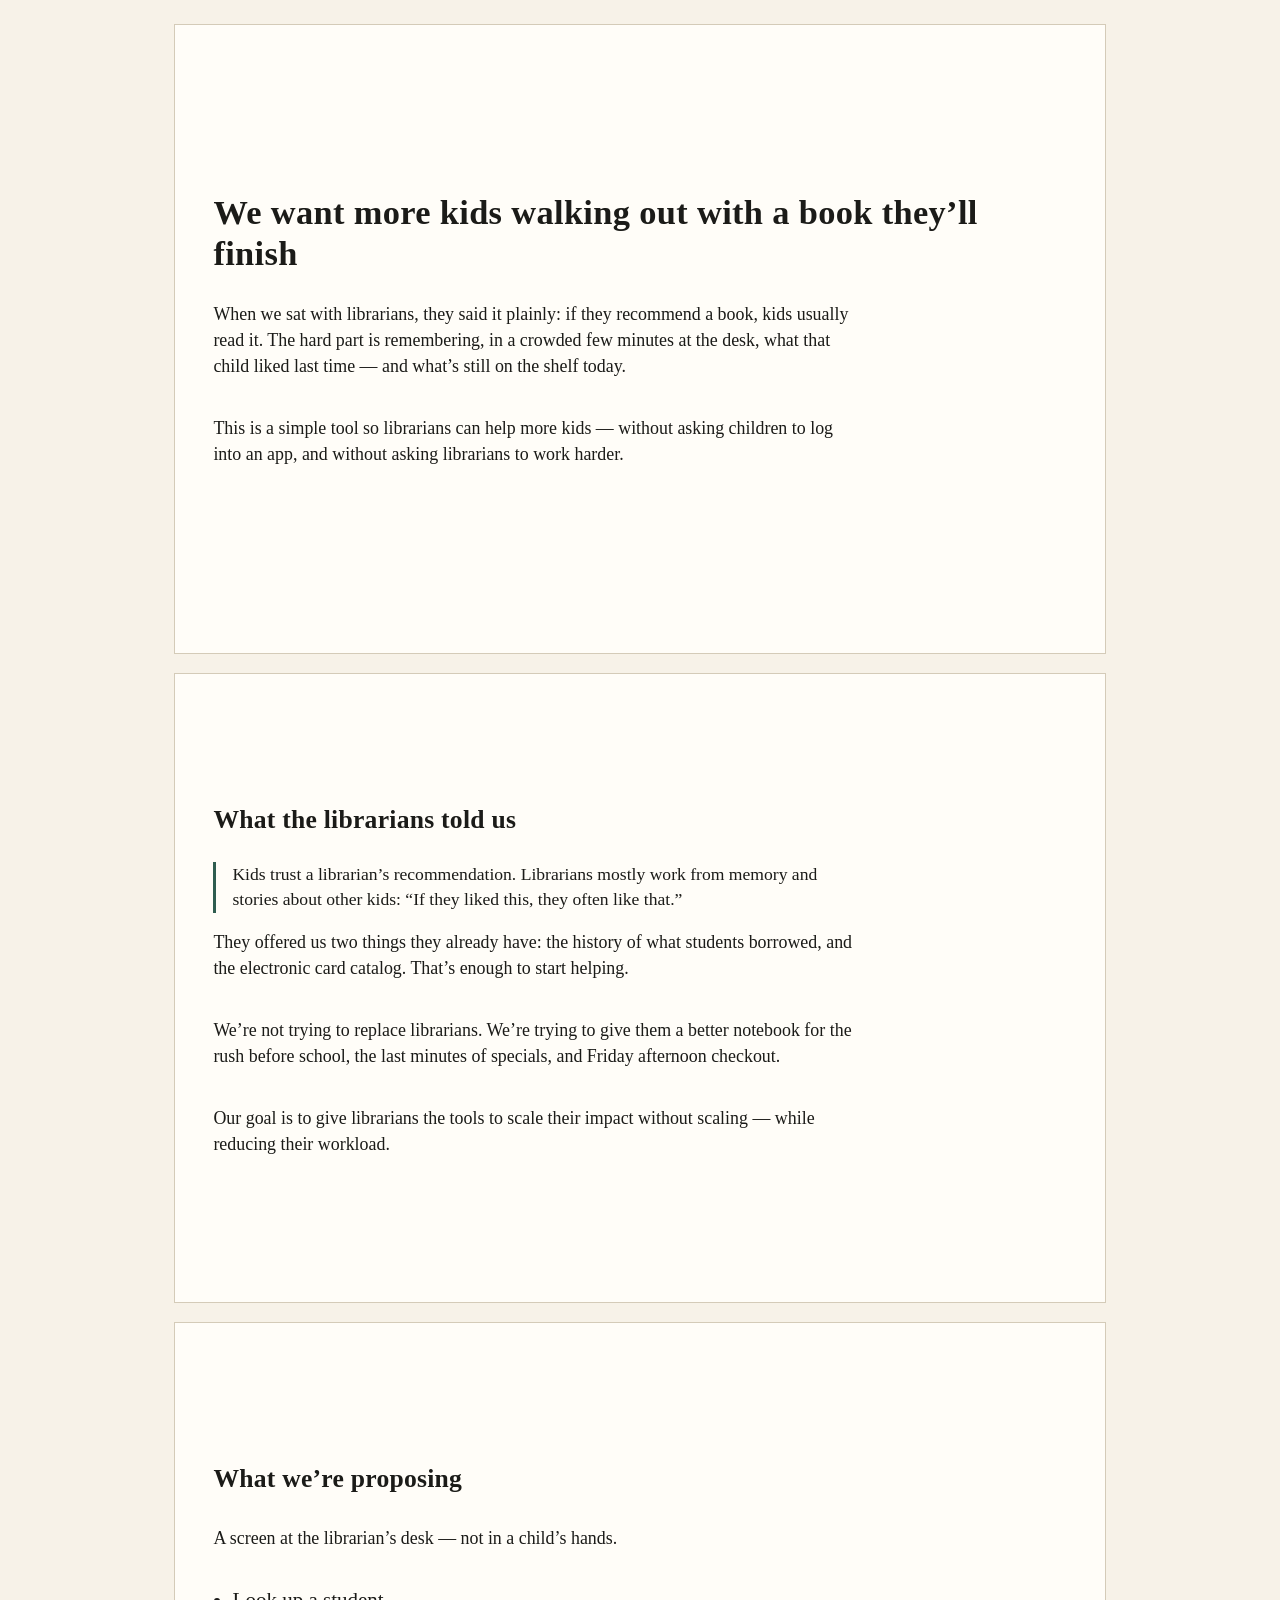
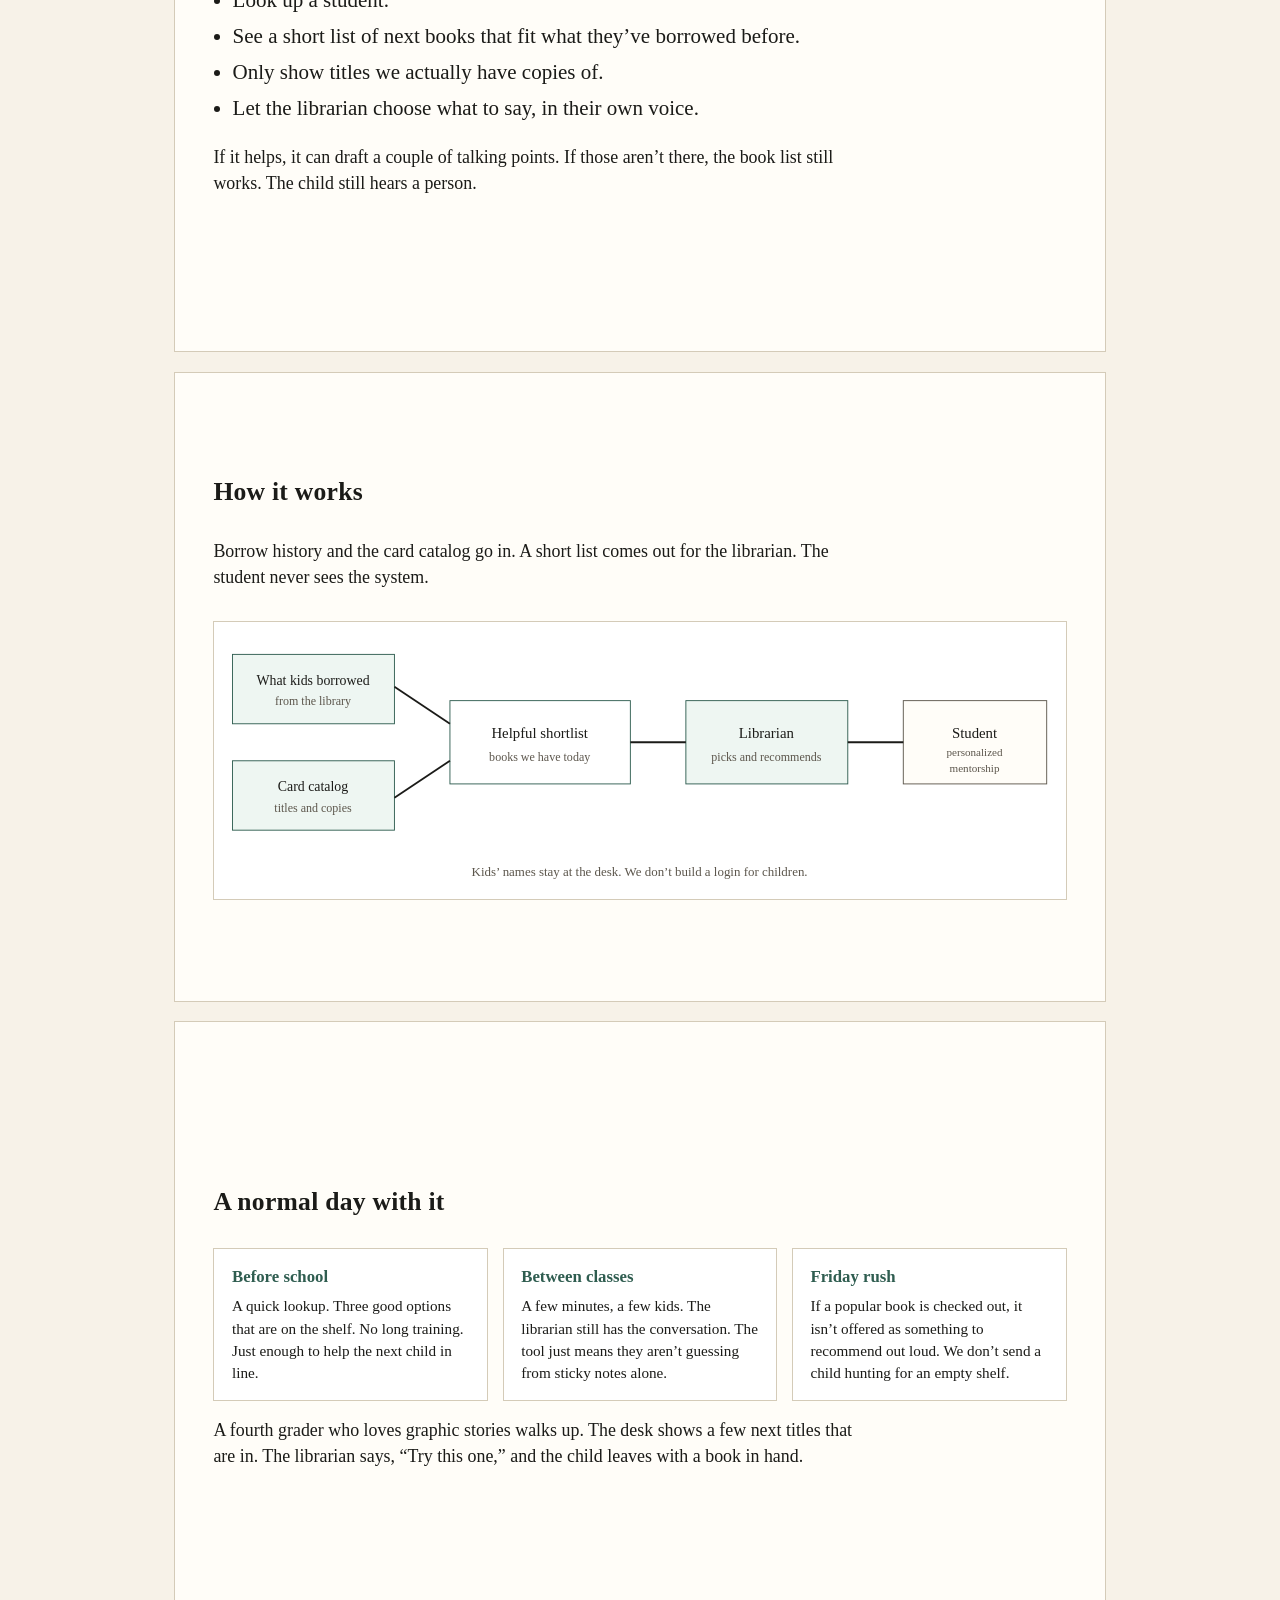
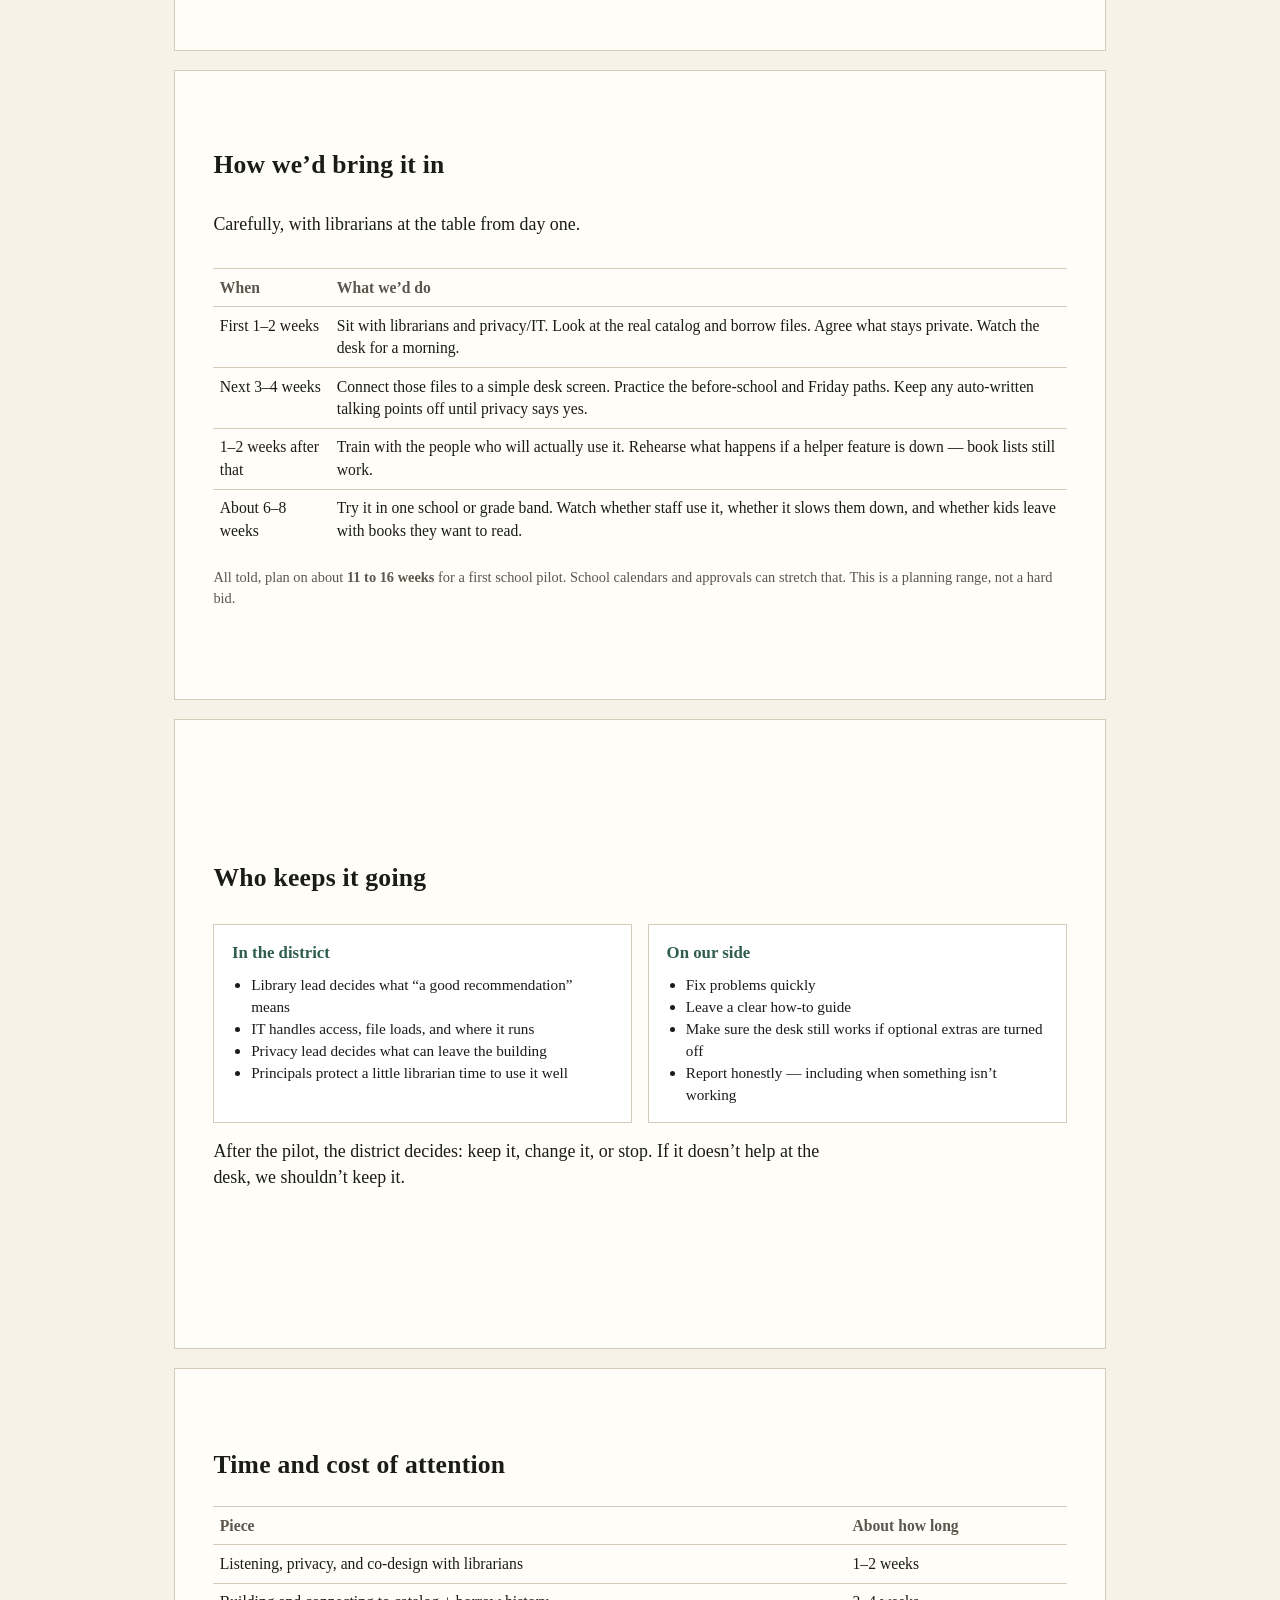
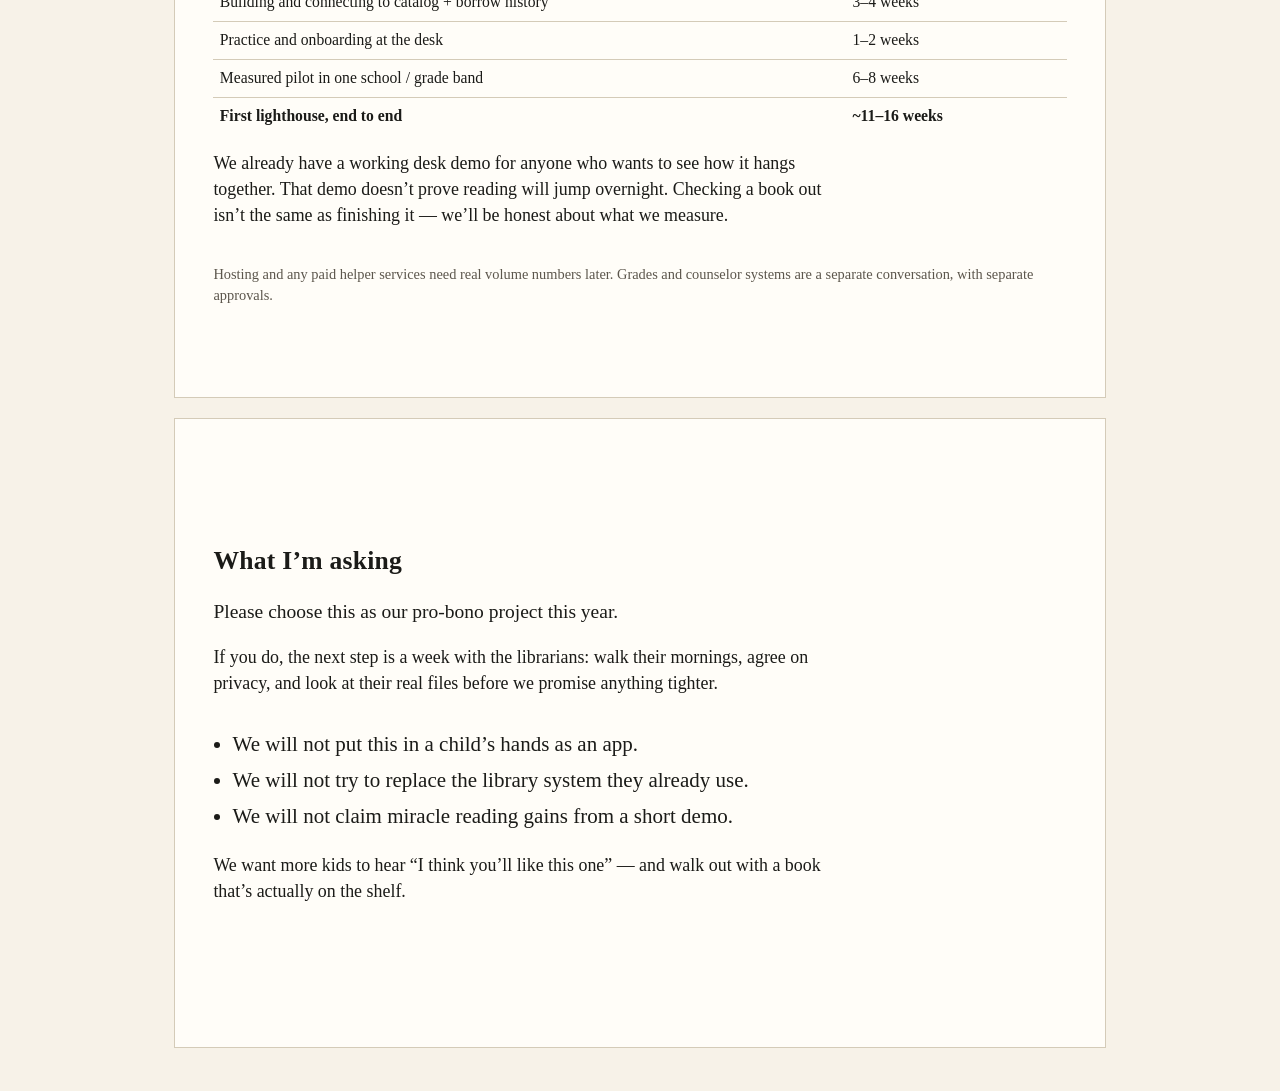
<file: docs/deck-partners.html>
<!DOCTYPE html>
<html lang="en">
<head>
  <meta charset="utf-8" />
  <meta name="viewport" content="width=device-width, initial-scale=1" />
  <title>Helping more kids find their next book</title>
  <style>
    :root { --ink:#1b1b18; --muted:#5c564c; --line:#d4cbb8; --paper:#f7f2e8; --card:#fffdf8; --accent:#2f5d50; }
    * { box-sizing: border-box; }
    body { margin: 0; font: 21px/1.45 "Iowan Old Style", Palatino, "Palatino Linotype", serif; color: var(--ink); background: var(--paper); }
    .deck { max-width: 980px; margin: 0 auto; padding: 1.5rem; }
    section { background: var(--card); border: 1px solid var(--line); padding: 2.2rem 2.4rem; margin: 0 0 1.2rem; min-height: 70vh; page-break-after: always; display: flex; flex-direction: column; justify-content: center; }
    h1, h2 { margin: 0 0 0.7rem; letter-spacing: 0.01em; }
    h1 { font-size: 2.15rem; line-height: 1.18; }
    h2 { font-size: 1.6rem; }
    p, li { color: var(--ink); }
    ul { margin: 0.55rem 0 0; padding-left: 1.2rem; }
    li { margin: 0.35rem 0; }
    .lede { font-size: 1.12rem; max-width: 40rem; }
    .grid { display: grid; grid-template-columns: 1fr 1fr; gap: 1rem; margin-top: 1rem; }
    .grid3 { display: grid; grid-template-columns: 1fr 1fr 1fr; gap: 0.9rem; margin-top: 1rem; }
    .card { border: 1px solid var(--line); background: #fff; padding: 1rem 1.1rem; }
    .card h3 { margin: 0 0 0.4rem; font-size: 1.05rem; color: var(--accent); }
    .card p, .card li { margin: 0; font-size: 0.95rem; }
    .note { color: var(--muted); font-size: 0.9rem; margin-top: 1.1rem; }
    .ask { font-size: 1.22rem; margin: 0.5rem 0 0; }
    table { width: 100%; border-collapse: collapse; font-size: 0.98rem; margin-top: 0.75rem; }
    th, td { border-top: 1px solid var(--line); text-align: left; padding: 0.45rem 0.4rem; vertical-align: top; }
    th { color: var(--muted); font-weight: 600; }
    svg { width: 100%; height: auto; background: #fff; border: 1px solid var(--line); margin-top: 0.75rem; }
    .pull { border-left: 3px solid var(--accent); padding-left: 1rem; margin: 0.8rem 0 0; max-width: 40rem; font-size: 1.1rem; }
    @media print { section { min-height: auto; border: 0; justify-content: flex-start; } body { background: #fff; } }
    @media (max-width: 720px) {
      .grid, .grid3 { grid-template-columns: 1fr; }
      .deck { padding: .75rem; }
      section { padding: 1.1rem; min-height: auto; }
    }
  </style>
</head>
<body>
  <div class="deck">

    <section>
      <h1>We want more kids walking out with a book they’ll finish</h1>
      <p class="lede">When we sat with librarians, they said it plainly: if they recommend a book, kids usually read it. The hard part is remembering, in a crowded few minutes at the desk, what that child liked last time — and what’s still on the shelf today.</p>
      <p class="lede">This is a simple tool so librarians can help more kids — without asking children to log into an app, and without asking librarians to work harder.</p>
    </section>

    <section>
      <h2>What the librarians told us</h2>
      <div class="pull">
        Kids trust a librarian’s recommendation. Librarians mostly work from memory and stories about other kids: “If they liked this, they often like that.”
      </div>
      <p class="lede" style="margin-top:1.1rem;">They offered us two things they already have: the history of what students borrowed, and the electronic card catalog. That’s enough to start helping.</p>
      <p class="lede">We’re not trying to replace librarians. We’re trying to give them a better notebook for the rush before school, the last minutes of specials, and Friday afternoon checkout.</p>
      <p class="lede">Our goal is to give librarians the tools to scale their impact without scaling — while reducing their workload.</p>
    </section>

    <section>
      <h2>What we’re proposing</h2>
      <p class="lede">A screen at the librarian’s desk — not in a child’s hands.</p>
      <ul>
        <li>Look up a student.</li>
        <li>See a short list of next books that fit what they’ve borrowed before.</li>
        <li>Only show titles we actually have copies of.</li>
        <li>Let the librarian choose what to say, in their own voice.</li>
      </ul>
      <p class="lede" style="margin-top:1rem;">If it helps, it can draft a couple of talking points. If those aren’t there, the book list still works. The child still hears a person.</p>
    </section>

    <section>
      <h2>How it works</h2>
      <p class="lede">Borrow history and the card catalog go in. A short list comes out for the librarian. The student never sees the system.</p>
      <svg viewBox="0 0 920 300" role="img" aria-label="Borrow history and card catalog help the librarian recommend a book to a student">
        <rect x="20" y="35" width="175" height="75" fill="#eef6f2" stroke="#2f5d50"/>
        <text x="107" y="68" text-anchor="middle" font-size="15" fill="#1b1b18">What kids borrowed</text>
        <text x="107" y="90" text-anchor="middle" font-size="13" fill="#5c564c">from the library</text>

        <rect x="20" y="150" width="175" height="75" fill="#eef6f2" stroke="#2f5d50"/>
        <text x="107" y="183" text-anchor="middle" font-size="15" fill="#1b1b18">Card catalog</text>
        <text x="107" y="205" text-anchor="middle" font-size="13" fill="#5c564c">titles and copies</text>

        <rect x="255" y="85" width="195" height="90" fill="#fff" stroke="#2f5d50"/>
        <text x="352" y="125" text-anchor="middle" font-size="16" fill="#1b1b18">Helpful shortlist</text>
        <text x="352" y="150" text-anchor="middle" font-size="13" fill="#5c564c">books we have today</text>

        <rect x="510" y="85" width="175" height="90" fill="#eef6f2" stroke="#2f5d50"/>
        <text x="597" y="125" text-anchor="middle" font-size="16" fill="#1b1b18">Librarian</text>
        <text x="597" y="150" text-anchor="middle" font-size="13" fill="#5c564c">picks and recommends</text>

        <rect x="745" y="85" width="155" height="90" fill="#fffdf8" stroke="#5c564c"/>
        <text x="822" y="125" text-anchor="middle" font-size="16" fill="#1b1b18">Student</text>
        <text x="822" y="145" text-anchor="middle" font-size="12" fill="#5c564c">personalized</text>
        <text x="822" y="162" text-anchor="middle" font-size="12" fill="#5c564c">mentorship</text>

        <line x1="195" y1="70" x2="255" y2="110" stroke="#1b1b18" stroke-width="2"/>
        <line x1="195" y1="190" x2="255" y2="150" stroke="#1b1b18" stroke-width="2"/>
        <line x1="450" y1="130" x2="510" y2="130" stroke="#1b1b18" stroke-width="2"/>
        <line x1="685" y1="130" x2="745" y2="130" stroke="#1b1b18" stroke-width="2"/>

        <text x="460" y="275" text-anchor="middle" font-size="14" fill="#5c564c">Kids’ names stay at the desk. We don’t build a login for children.</text>
      </svg>
    </section>

    <section>
      <h2>A normal day with it</h2>
      <div class="grid3">
        <div class="card">
          <h3>Before school</h3>
          <p>A quick lookup. Three good options that are on the shelf. No long training. Just enough to help the next child in line.</p>
        </div>
        <div class="card">
          <h3>Between classes</h3>
          <p>A few minutes, a few kids. The librarian still has the conversation. The tool just means they aren’t guessing from sticky notes alone.</p>
        </div>
        <div class="card">
          <h3>Friday rush</h3>
          <p>If a popular book is checked out, it isn’t offered as something to recommend out loud. We don’t send a child hunting for an empty shelf.</p>
        </div>
      </div>
      <p class="lede" style="margin-top:1.1rem;">A fourth grader who loves graphic stories walks up. The desk shows a few next titles that are in. The librarian says, “Try this one,” and the child leaves with a book in hand.</p>
    </section>

    <section>
      <h2>How we’d bring it in</h2>
      <p class="lede">Carefully, with librarians at the table from day one.</p>
      <table>
        <tr><th>When</th><th>What we’d do</th></tr>
        <tr><td>First 1–2 weeks</td><td>Sit with librarians and privacy/IT. Look at the real catalog and borrow files. Agree what stays private. Watch the desk for a morning.</td></tr>
        <tr><td>Next 3–4 weeks</td><td>Connect those files to a simple desk screen. Practice the before-school and Friday paths. Keep any auto-written talking points off until privacy says yes.</td></tr>
        <tr><td>1–2 weeks after that</td><td>Train with the people who will actually use it. Rehearse what happens if a helper feature is down — book lists still work.</td></tr>
        <tr><td>About 6–8 weeks</td><td>Try it in one school or grade band. Watch whether staff use it, whether it slows them down, and whether kids leave with books they want to read.</td></tr>
      </table>
      <p class="note">All told, plan on about <strong>11 to 16 weeks</strong> for a first school pilot. School calendars and approvals can stretch that. This is a planning range, not a hard bid.</p>
    </section>

    <section>
      <h2>Who keeps it going</h2>
      <div class="grid">
        <div class="card">
          <h3>In the district</h3>
          <ul>
            <li>Library lead decides what “a good recommendation” means</li>
            <li>IT handles access, file loads, and where it runs</li>
            <li>Privacy lead decides what can leave the building</li>
            <li>Principals protect a little librarian time to use it well</li>
          </ul>
        </div>
        <div class="card">
          <h3>On our side</h3>
          <ul>
            <li>Fix problems quickly</li>
            <li>Leave a clear how-to guide</li>
            <li>Make sure the desk still works if optional extras are turned off</li>
            <li>Report honestly — including when something isn’t working</li>
          </ul>
        </div>
      </div>
      <p class="lede" style="margin-top:1rem;">After the pilot, the district decides: keep it, change it, or stop. If it doesn’t help at the desk, we shouldn’t keep it.</p>
    </section>

    <section>
      <h2>Time and cost of attention</h2>
      <table>
        <tr><th>Piece</th><th>About how long</th></tr>
        <tr><td>Listening, privacy, and co-design with librarians</td><td>1–2 weeks</td></tr>
        <tr><td>Building and connecting to catalog + borrow history</td><td>3–4 weeks</td></tr>
        <tr><td>Practice and onboarding at the desk</td><td>1–2 weeks</td></tr>
        <tr><td>Measured pilot in one school / grade band</td><td>6–8 weeks</td></tr>
        <tr><td><strong>First lighthouse, end to end</strong></td><td><strong>~11–16 weeks</strong></td></tr>
      </table>
      <p class="lede" style="margin-top:1rem;">We already have a working desk demo for anyone who wants to see how it hangs together. That demo doesn’t prove reading will jump overnight. Checking a book out isn’t the same as finishing it — we’ll be honest about what we measure.</p>
      <p class="note">Hosting and any paid helper services need real volume numbers later. Grades and counselor systems are a separate conversation, with separate approvals.</p>
    </section>

    <section>
      <h2>What I’m asking</h2>
      <p class="ask">Please choose this as our pro-bono project this year.</p>
      <p class="lede">If you do, the next step is a week with the librarians: walk their mornings, agree on privacy, and look at their real files before we promise anything tighter.</p>
      <ul>
        <li>We will not put this in a child’s hands as an app.</li>
        <li>We will not try to replace the library system they already use.</li>
        <li>We will not claim miracle reading gains from a short demo.</li>
      </ul>
      <p class="lede" style="margin-top:1rem;">We want more kids to hear “I think you’ll like this one” — and walk out with a book that’s actually on the shelf.</p>
    </section>

  </div>
</body>
</html>
</file>
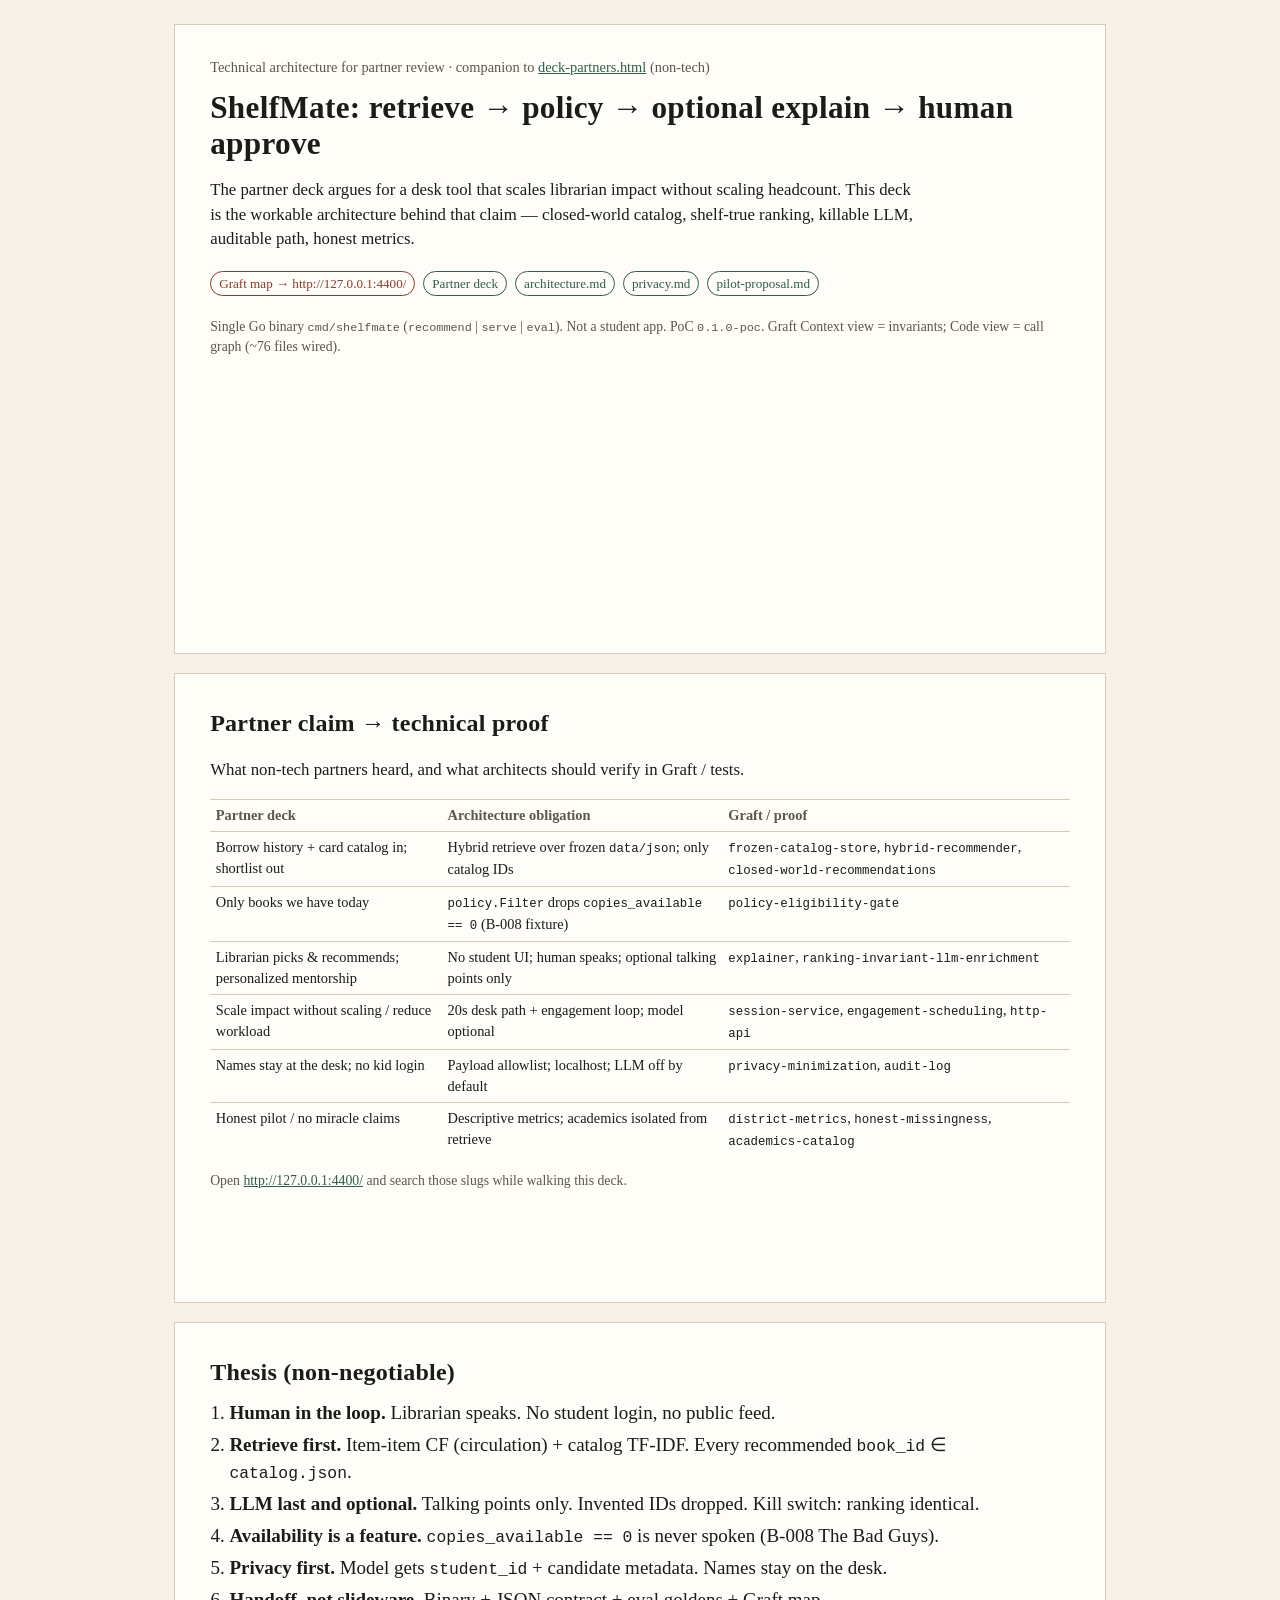
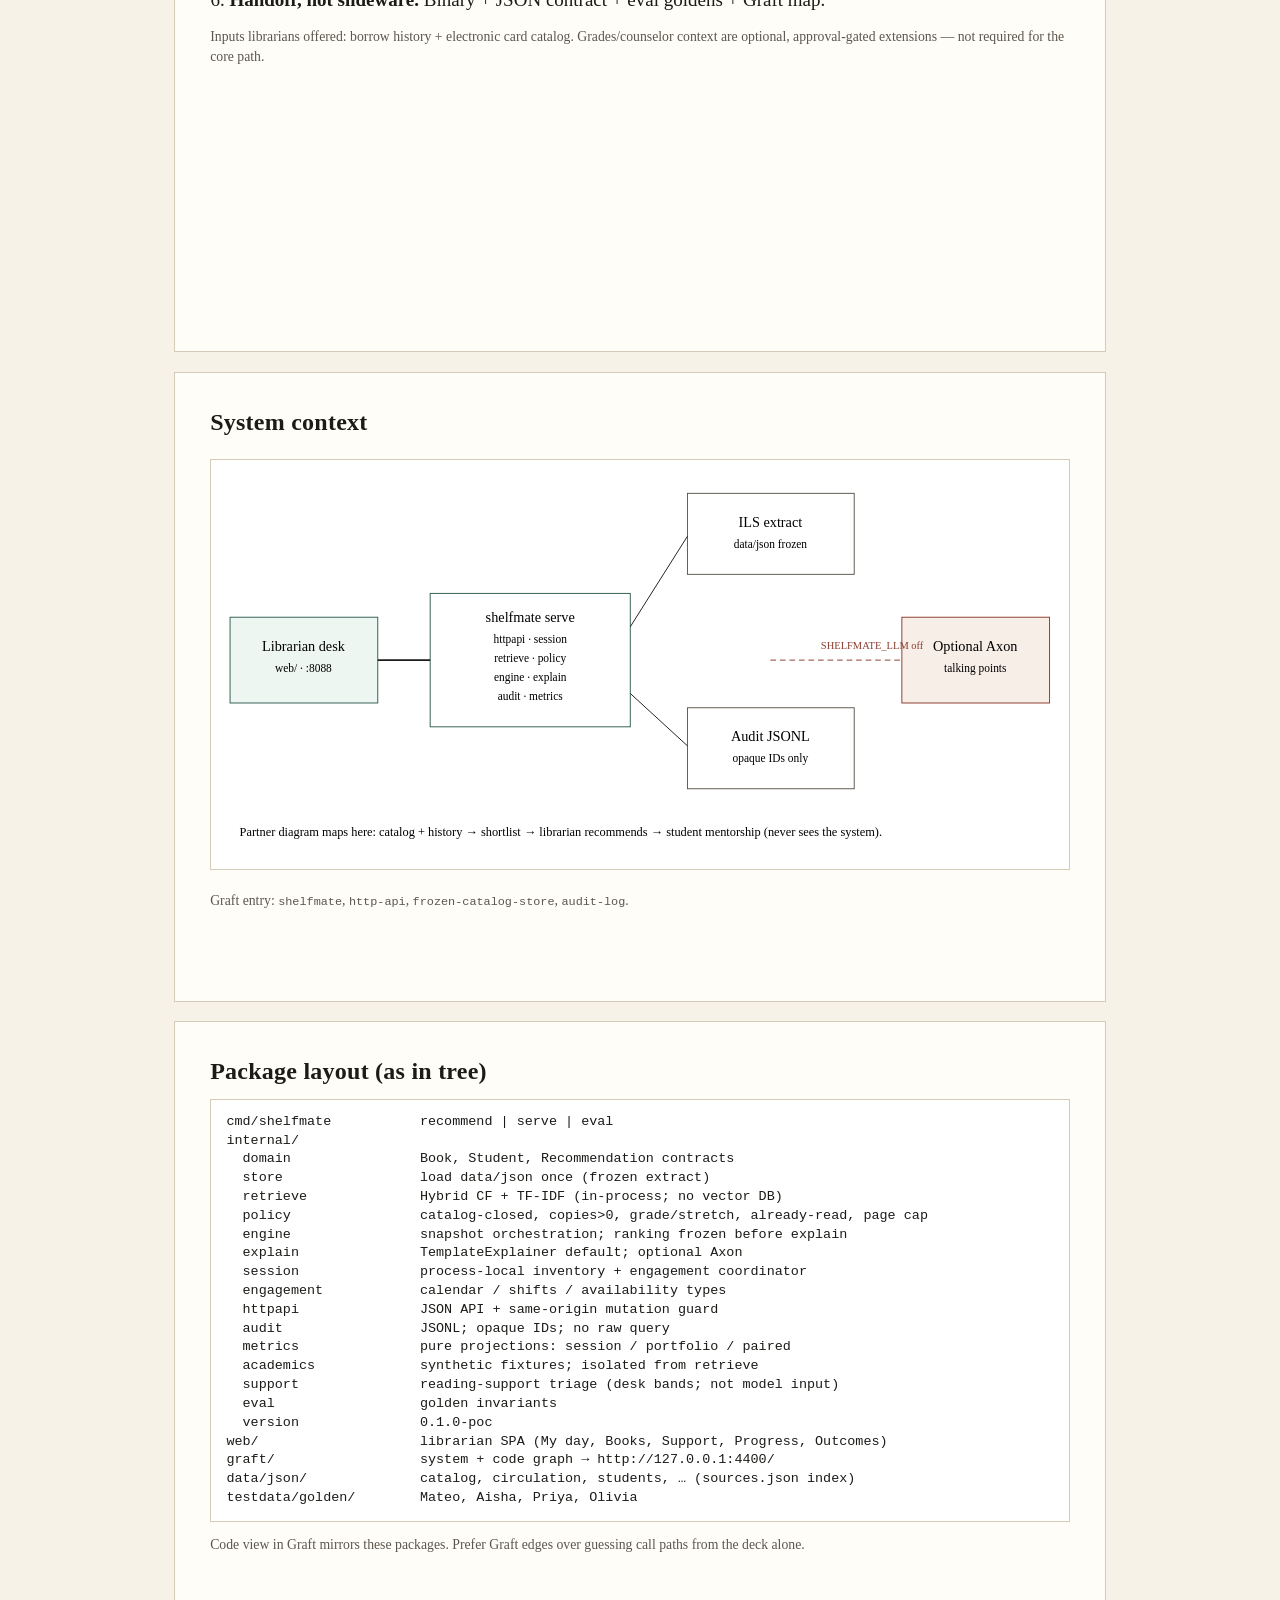
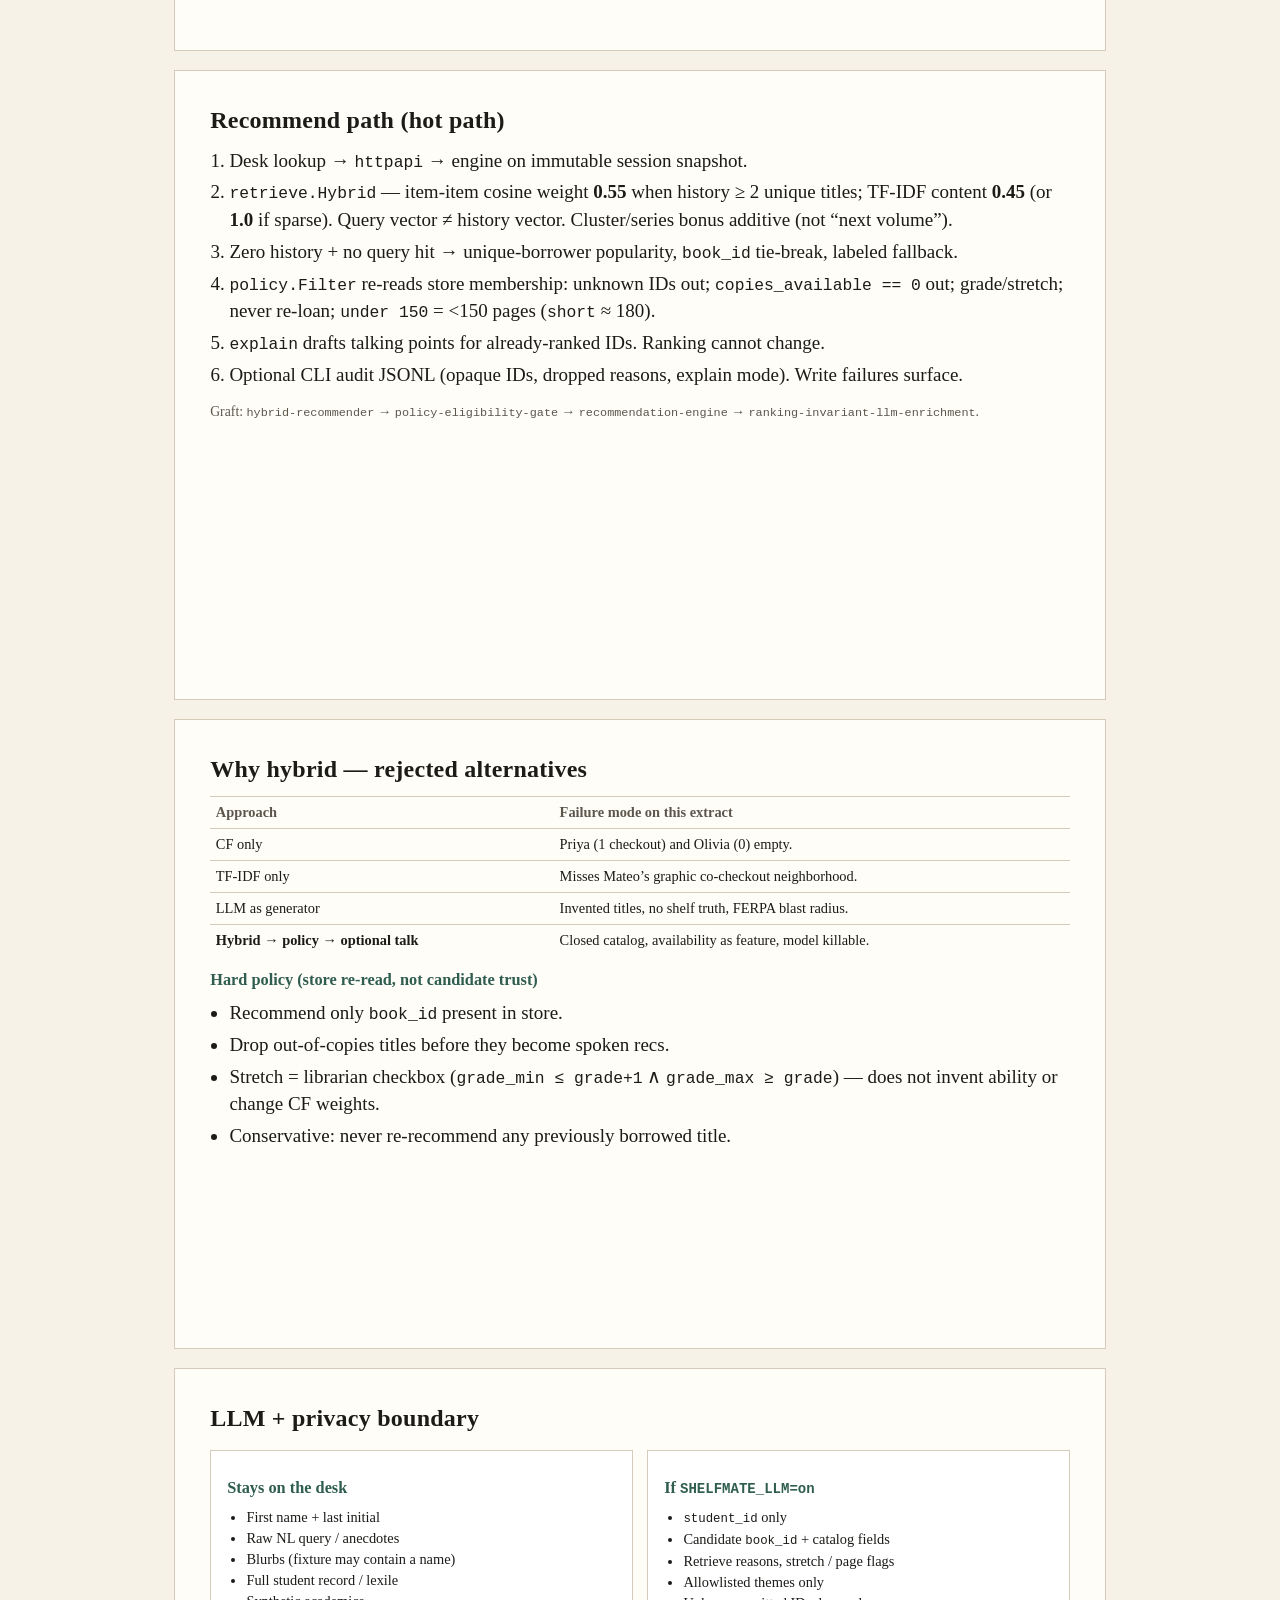
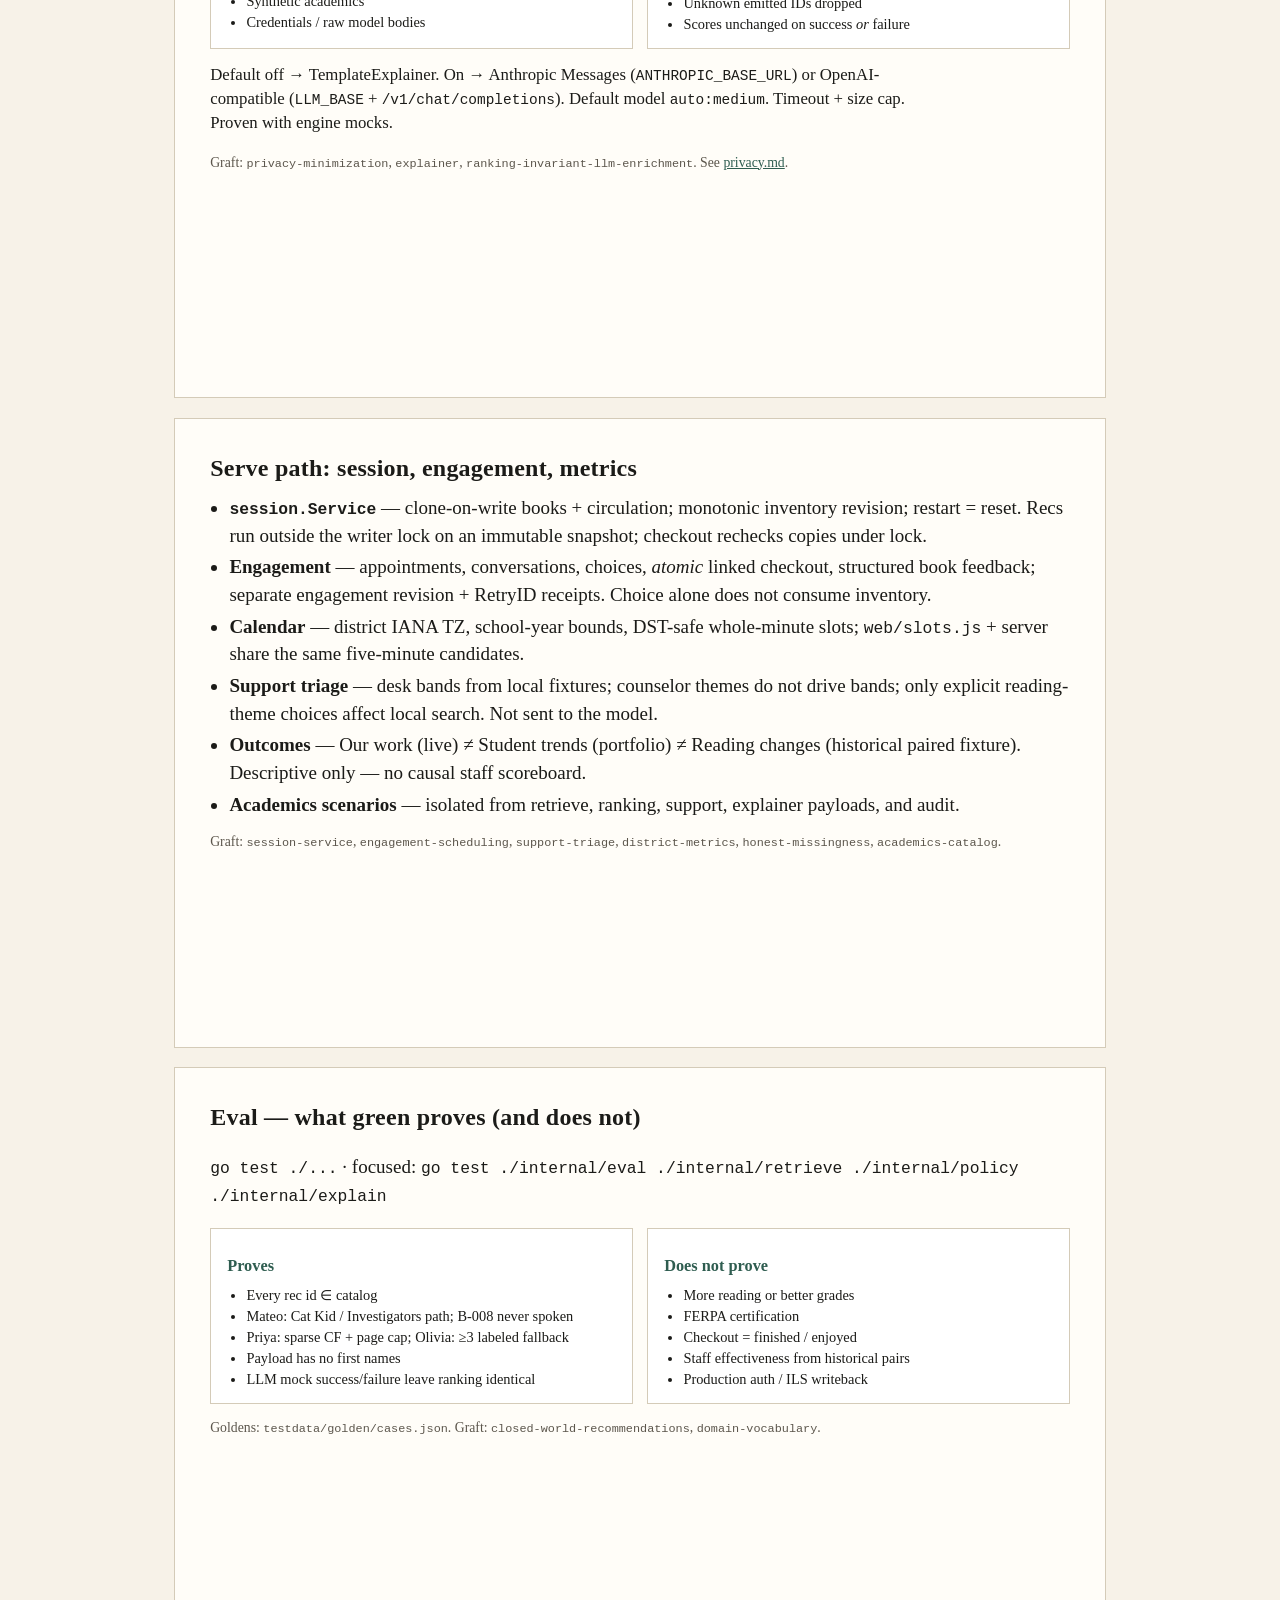
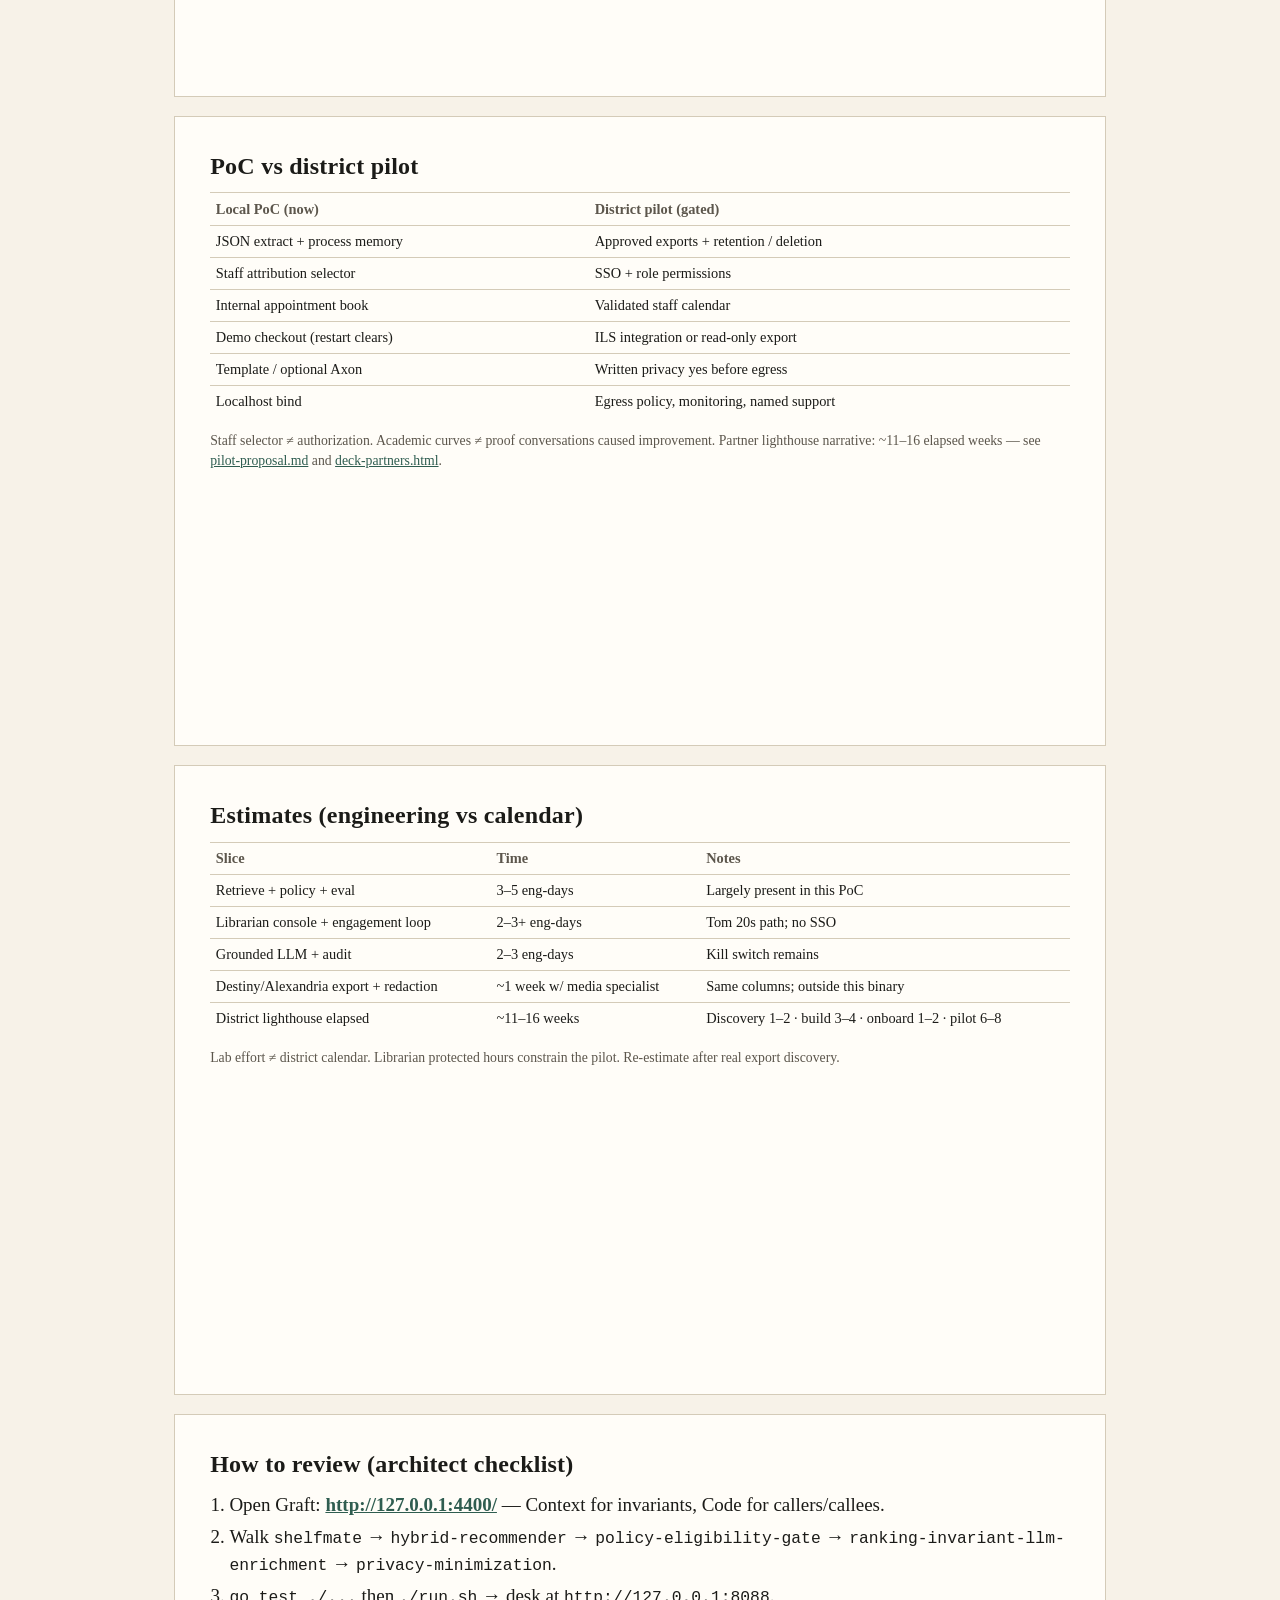
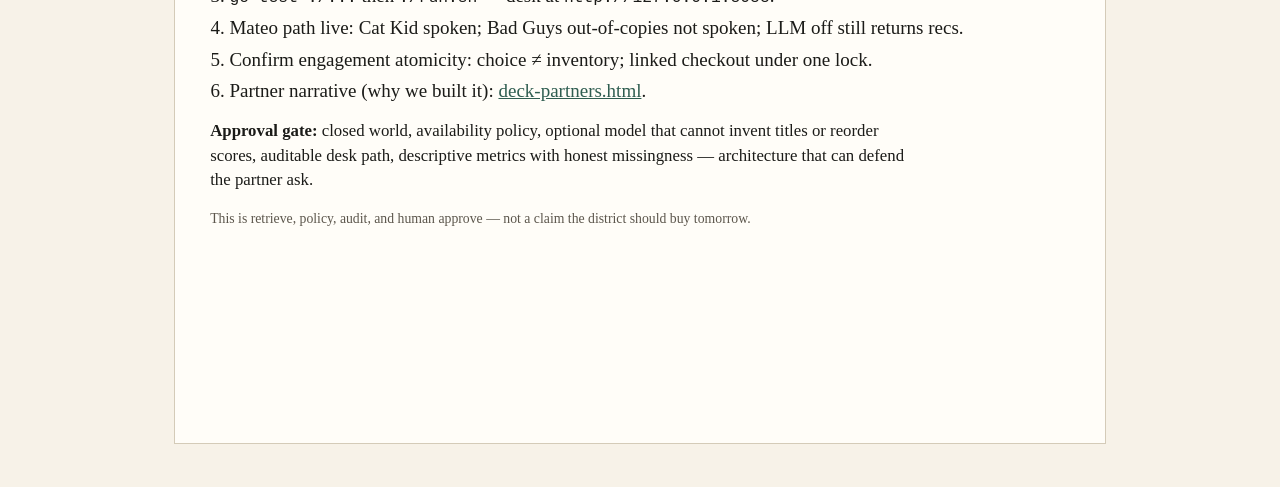
<file: docs/deck.html>
<!DOCTYPE html>
<html lang="en">
<head>
  <meta charset="utf-8" />
  <meta name="viewport" content="width=device-width, initial-scale=1" />
  <title>ShelfMate — technical architecture</title>
  <style>
    :root { --ink:#1b1b18; --muted:#5c564c; --line:#d4cbb8; --paper:#f7f2e8; --card:#fffdf8; --accent:#2f5d50; --warm:#8a3b2d; }
    * { box-sizing: border-box; }
    body { margin: 0; font: 19px/1.45 "Iowan Old Style", Palatino, "Palatino Linotype", serif; color: var(--ink); background: var(--paper); }
    .deck { max-width: 980px; margin: 0 auto; padding: 1.5rem; }
    section { background: var(--card); border: 1px solid var(--line); padding: 2rem 2.2rem; margin: 0 0 1.2rem; min-height: 70vh; page-break-after: always; }
    h1, h2 { margin: 0 0 0.55rem; letter-spacing: 0.01em; }
    h1 { font-size: 1.95rem; line-height: 1.15; }
    h2 { font-size: 1.5rem; }
    h3 { margin: 0.75rem 0 0.3rem; font-size: 1.02rem; color: var(--accent); }
    p, li { color: var(--ink); }
    ul, ol { margin: 0.45rem 0 0; padding-left: 1.2rem; }
    li { margin: 0.26rem 0; }
    .kicker { color: var(--muted); font-size: 0.9rem; margin: 0 0 0.75rem; }
    .lede { font-size: 1.05rem; max-width: 44rem; }
    .grid { display: grid; grid-template-columns: 1fr 1fr; gap: 0.9rem; margin-top: 0.85rem; }
    .card { border: 1px solid var(--line); background: #fff; padding: 0.85rem 1rem; }
    .card p, .card li { margin: 0; font-size: 0.9rem; }
    .note { color: var(--muted); font-size: 0.86rem; margin-top: 0.85rem; }
    table { width: 100%; border-collapse: collapse; font-size: 0.9rem; margin-top: 0.55rem; }
    th, td { border-top: 1px solid var(--line); text-align: left; padding: 0.32rem 0.35rem; vertical-align: top; }
    th { color: var(--muted); font-weight: 600; }
    svg { width: 100%; height: auto; background: #fff; border: 1px solid var(--line); margin-top: 0.65rem; }
    code, .mono { font-family: ui-monospace, SFMono-Regular, Menlo, Consolas, monospace; font-size: 0.86em; }
    pre { white-space: pre-wrap; overflow-wrap: anywhere; font: 0.84rem/1.4 ui-monospace, SFMono-Regular, Menlo, Consolas, monospace; background: #fff; border: 1px solid var(--line); padding: 0.8rem 0.95rem; margin: 0.65rem 0 0; }
    a { color: var(--accent); }
    .pill { display: inline-block; border: 1px solid var(--accent); color: var(--accent); padding: 0.12rem 0.5rem; border-radius: 999px; font-size: 0.82rem; text-decoration: none; margin: 0.12rem 0.2rem 0.12rem 0; }
    .pill:hover { background: #eef6f2; }
    .pill.warm { border-color: var(--warm); color: var(--warm); }
    @media print { section { min-height: auto; border: 0; } body { background: #fff; } a { color: inherit; text-decoration: underline; } }
    @media (max-width: 720px) {
      .grid { grid-template-columns: 1fr; }
      .deck { padding: .75rem; }
      section { padding: 1rem; min-height: auto; }
    }
  </style>
</head>
<body>
  <div class="deck">

    <section>
      <p class="kicker">Technical architecture for partner review · companion to <a href="deck-partners.html">deck-partners.html</a> (non-tech)</p>
      <h1>ShelfMate: retrieve → policy → optional explain → human approve</h1>
      <p class="lede">The partner deck argues for a desk tool that scales librarian impact without scaling headcount. This deck is the workable architecture behind that claim — closed-world catalog, shelf-true ranking, killable LLM, auditable path, honest metrics.</p>
      <p style="margin-top:0.9rem;">
        <a class="pill warm" href="http://127.0.0.1:4400/">Graft map → http://127.0.0.1:4400/</a>
        <a class="pill" href="deck-partners.html">Partner deck</a>
        <a class="pill" href="architecture.md">architecture.md</a>
        <a class="pill" href="privacy.md">privacy.md</a>
        <a class="pill" href="pilot-proposal.md">pilot-proposal.md</a>
      </p>
      <p class="note">Single Go binary <code>cmd/shelfmate</code> (<code>recommend</code> | <code>serve</code> | <code>eval</code>). Not a student app. PoC <code>0.1.0-poc</code>. Graft Context view = invariants; Code view = call graph (~76 files wired).</p>
    </section>

    <section>
      <h2>Partner claim → technical proof</h2>
      <p class="lede">What non-tech partners heard, and what architects should verify in Graft / tests.</p>
      <table>
        <tr><th>Partner deck</th><th>Architecture obligation</th><th>Graft / proof</th></tr>
        <tr>
          <td>Borrow history + card catalog in; shortlist out</td>
          <td>Hybrid retrieve over frozen <code>data/json</code>; only catalog IDs</td>
          <td><span class="mono">frozen-catalog-store</span>, <span class="mono">hybrid-recommender</span>, <span class="mono">closed-world-recommendations</span></td>
        </tr>
        <tr>
          <td>Only books we have today</td>
          <td><code>policy.Filter</code> drops <code>copies_available == 0</code> (B-008 fixture)</td>
          <td><span class="mono">policy-eligibility-gate</span></td>
        </tr>
        <tr>
          <td>Librarian picks &amp; recommends; personalized mentorship</td>
          <td>No student UI; human speaks; optional talking points only</td>
          <td><span class="mono">explainer</span>, <span class="mono">ranking-invariant-llm-enrichment</span></td>
        </tr>
        <tr>
          <td>Scale impact without scaling / reduce workload</td>
          <td>20s desk path + engagement loop; model optional</td>
          <td><span class="mono">session-service</span>, <span class="mono">engagement-scheduling</span>, <span class="mono">http-api</span></td>
        </tr>
        <tr>
          <td>Names stay at the desk; no kid login</td>
          <td>Payload allowlist; localhost; LLM off by default</td>
          <td><span class="mono">privacy-minimization</span>, <span class="mono">audit-log</span></td>
        </tr>
        <tr>
          <td>Honest pilot / no miracle claims</td>
          <td>Descriptive metrics; academics isolated from retrieve</td>
          <td><span class="mono">district-metrics</span>, <span class="mono">honest-missingness</span>, <span class="mono">academics-catalog</span></td>
        </tr>
      </table>
      <p class="note">Open <a href="http://127.0.0.1:4400/">http://127.0.0.1:4400/</a> and search those slugs while walking this deck.</p>
    </section>

    <section>
      <h2>Thesis (non-negotiable)</h2>
      <ol>
        <li><strong>Human in the loop.</strong> Librarian speaks. No student login, no public feed.</li>
        <li><strong>Retrieve first.</strong> Item-item CF (circulation) + catalog TF-IDF. Every recommended <code>book_id</code> ∈ <code>catalog.json</code>.</li>
        <li><strong>LLM last and optional.</strong> Talking points only. Invented IDs dropped. Kill switch: ranking identical.</li>
        <li><strong>Availability is a feature.</strong> <code>copies_available == 0</code> is never spoken (B-008 The Bad Guys).</li>
        <li><strong>Privacy first.</strong> Model gets <code>student_id</code> + candidate metadata. Names stay on the desk.</li>
        <li><strong>Handoff, not slideware.</strong> Binary + JSON contract + eval goldens + Graft map.</li>
      </ol>
      <p class="note">Inputs librarians offered: borrow history + electronic card catalog. Grades/counselor context are optional, approval-gated extensions — not required for the core path.</p>
    </section>

    <section>
      <h2>System context</h2>
      <svg viewBox="0 0 900 430" role="img" aria-label="System context diagram">
        <rect x="20" y="165" width="155" height="90" fill="#eef6f2" stroke="#2f5d50"/>
        <text x="97" y="200" text-anchor="middle" font-size="15">Librarian desk</text>
        <text x="97" y="222" text-anchor="middle" font-size="12">web/ · :8088</text>
        <rect x="230" y="140" width="210" height="140" fill="#fff" stroke="#2f5d50"/>
        <text x="335" y="170" text-anchor="middle" font-size="15">shelfmate serve</text>
        <text x="335" y="192" text-anchor="middle" font-size="12">httpapi · session</text>
        <text x="335" y="212" text-anchor="middle" font-size="12">retrieve · policy</text>
        <text x="335" y="232" text-anchor="middle" font-size="12">engine · explain</text>
        <text x="335" y="252" text-anchor="middle" font-size="12">audit · metrics</text>
        <rect x="500" y="35" width="175" height="85" fill="#fff" stroke="#5c564c"/>
        <text x="587" y="70" text-anchor="middle" font-size="15">ILS extract</text>
        <text x="587" y="92" text-anchor="middle" font-size="12">data/json frozen</text>
        <rect x="500" y="260" width="175" height="85" fill="#fff" stroke="#5c564c"/>
        <text x="587" y="295" text-anchor="middle" font-size="15">Audit JSONL</text>
        <text x="587" y="317" text-anchor="middle" font-size="12">opaque IDs only</text>
        <rect x="725" y="165" width="155" height="90" fill="#f7eee8" stroke="#8a3b2d"/>
        <text x="802" y="200" text-anchor="middle" font-size="15">Optional Axon</text>
        <text x="802" y="222" text-anchor="middle" font-size="12">talking points</text>
        <line x1="175" y1="210" x2="230" y2="210" stroke="#1b1b18" stroke-width="2"/>
        <line x1="440" y1="175" x2="500" y2="80" stroke="#1b1b18"/>
        <line x1="440" y1="245" x2="500" y2="300" stroke="#1b1b18"/>
        <line x1="587" y1="210" x2="725" y2="210" stroke="#8a3b2d" stroke-dasharray="6 4"/>
        <text x="640" y="198" font-size="11" fill="#8a3b2d">SHELFMATE_LLM off</text>
        <text x="30" y="395" font-size="13">Partner diagram maps here: catalog + history → shortlist → librarian recommends → student mentorship (never sees the system).</text>
      </svg>
      <p class="note">Graft entry: <span class="mono">shelfmate</span>, <span class="mono">http-api</span>, <span class="mono">frozen-catalog-store</span>, <span class="mono">audit-log</span>.</p>
    </section>

    <section>
      <h2>Package layout (as in tree)</h2>
<pre>cmd/shelfmate           recommend | serve | eval
internal/
  domain                Book, Student, Recommendation contracts
  store                 load data/json once (frozen extract)
  retrieve              Hybrid CF + TF-IDF (in-process; no vector DB)
  policy                catalog-closed, copies&gt;0, grade/stretch, already-read, page cap
  engine                snapshot orchestration; ranking frozen before explain
  explain               TemplateExplainer default; optional Axon
  session               process-local inventory + engagement coordinator
  engagement            calendar / shifts / availability types
  httpapi               JSON API + same-origin mutation guard
  audit                 JSONL; opaque IDs; no raw query
  metrics               pure projections: session / portfolio / paired
  academics             synthetic fixtures; isolated from retrieve
  support               reading-support triage (desk bands; not model input)
  eval                  golden invariants
  version               0.1.0-poc
web/                    librarian SPA (My day, Books, Support, Progress, Outcomes)
graft/                  system + code graph → http://127.0.0.1:4400/
data/json/              catalog, circulation, students, … (sources.json index)
testdata/golden/        Mateo, Aisha, Priya, Olivia</pre>
      <p class="note">Code view in Graft mirrors these packages. Prefer Graft edges over guessing call paths from the deck alone.</p>
    </section>

    <section>
      <h2>Recommend path (hot path)</h2>
      <ol>
        <li>Desk lookup → <code>httpapi</code> → engine on immutable session snapshot.</li>
        <li><code>retrieve.Hybrid</code> — item-item cosine weight <strong>0.55</strong> when history ≥ 2 unique titles; TF-IDF content <strong>0.45</strong> (or <strong>1.0</strong> if sparse). Query vector ≠ history vector. Cluster/series bonus additive (not “next volume”).</li>
        <li>Zero history + no query hit → unique-borrower popularity, <code>book_id</code> tie-break, labeled fallback.</li>
        <li><code>policy.Filter</code> re-reads store membership: unknown IDs out; <code>copies_available == 0</code> out; grade/stretch; never re-loan; <code>under 150</code> = &lt;150 pages (<code>short</code> ≈ 180).</li>
        <li><code>explain</code> drafts talking points for already-ranked IDs. Ranking cannot change.</li>
        <li>Optional CLI audit JSONL (opaque IDs, dropped reasons, explain mode). Write failures surface.</li>
      </ol>
      <p class="note">Graft: <span class="mono">hybrid-recommender</span> → <span class="mono">policy-eligibility-gate</span> → <span class="mono">recommendation-engine</span> → <span class="mono">ranking-invariant-llm-enrichment</span>.</p>
    </section>

    <section>
      <h2>Why hybrid — rejected alternatives</h2>
      <table>
        <tr><th>Approach</th><th>Failure mode on this extract</th></tr>
        <tr><td>CF only</td><td>Priya (1 checkout) and Olivia (0) empty.</td></tr>
        <tr><td>TF-IDF only</td><td>Misses Mateo’s graphic co-checkout neighborhood.</td></tr>
        <tr><td>LLM as generator</td><td>Invented titles, no shelf truth, FERPA blast radius.</td></tr>
        <tr><td><strong>Hybrid → policy → optional talk</strong></td><td>Closed catalog, availability as feature, model killable.</td></tr>
      </table>
      <h3>Hard policy (store re-read, not candidate trust)</h3>
      <ul>
        <li>Recommend only <code>book_id</code> present in store.</li>
        <li>Drop out-of-copies titles before they become spoken recs.</li>
        <li>Stretch = librarian checkbox (<code>grade_min ≤ grade+1</code> ∧ <code>grade_max ≥ grade</code>) — does not invent ability or change CF weights.</li>
        <li>Conservative: never re-recommend any previously borrowed title.</li>
      </ul>
    </section>

    <section>
      <h2>LLM + privacy boundary</h2>
      <div class="grid">
        <div class="card">
          <h3>Stays on the desk</h3>
          <ul>
            <li>First name + last initial</li>
            <li>Raw NL query / anecdotes</li>
            <li>Blurbs (fixture may contain a name)</li>
            <li>Full student record / lexile</li>
            <li>Synthetic academics</li>
            <li>Credentials / raw model bodies</li>
          </ul>
        </div>
        <div class="card">
          <h3>If <code>SHELFMATE_LLM=on</code></h3>
          <ul>
            <li><code>student_id</code> only</li>
            <li>Candidate <code>book_id</code> + catalog fields</li>
            <li>Retrieve reasons, stretch / page flags</li>
            <li>Allowlisted themes only</li>
            <li>Unknown emitted IDs dropped</li>
            <li>Scores unchanged on success <em>or</em> failure</li>
          </ul>
        </div>
      </div>
      <p class="lede" style="margin-top:0.85rem;">Default off → TemplateExplainer. On → Anthropic Messages (<code>ANTHROPIC_BASE_URL</code>) or OpenAI-compatible (<code>LLM_BASE</code> + <code>/v1/chat/completions</code>). Default model <code>auto:medium</code>. Timeout + size cap. Proven with engine mocks.</p>
      <p class="note">Graft: <span class="mono">privacy-minimization</span>, <span class="mono">explainer</span>, <span class="mono">ranking-invariant-llm-enrichment</span>. See <a href="privacy.md">privacy.md</a>.</p>
    </section>

    <section>
      <h2>Serve path: session, engagement, metrics</h2>
      <ul>
        <li><strong><code>session.Service</code></strong> — clone-on-write books + circulation; monotonic inventory revision; restart = reset. Recs run outside the writer lock on an immutable snapshot; checkout rechecks copies under lock.</li>
        <li><strong>Engagement</strong> — appointments, conversations, choices, <em>atomic</em> linked checkout, structured book feedback; separate engagement revision + RetryID receipts. Choice alone does not consume inventory.</li>
        <li><strong>Calendar</strong> — district IANA TZ, school-year bounds, DST-safe whole-minute slots; <code>web/slots.js</code> + server share the same five-minute candidates.</li>
        <li><strong>Support triage</strong> — desk bands from local fixtures; counselor themes do not drive bands; only explicit reading-theme choices affect local search. Not sent to the model.</li>
        <li><strong>Outcomes</strong> — Our work (live) ≠ Student trends (portfolio) ≠ Reading changes (historical paired fixture). Descriptive only — no causal staff scoreboard.</li>
        <li><strong>Academics scenarios</strong> — isolated from retrieve, ranking, support, explainer payloads, and audit.</li>
      </ul>
      <p class="note">Graft: <span class="mono">session-service</span>, <span class="mono">engagement-scheduling</span>, <span class="mono">support-triage</span>, <span class="mono">district-metrics</span>, <span class="mono">honest-missingness</span>, <span class="mono">academics-catalog</span>.</p>
    </section>

    <section>
      <h2>Eval — what green proves (and does not)</h2>
      <p><code>go test ./...</code> · focused: <code>go test ./internal/eval ./internal/retrieve ./internal/policy ./internal/explain</code></p>
      <div class="grid">
        <div class="card">
          <h3>Proves</h3>
          <ul>
            <li>Every rec id ∈ catalog</li>
            <li>Mateo: Cat Kid / Investigators path; B-008 never spoken</li>
            <li>Priya: sparse CF + page cap; Olivia: ≥3 labeled fallback</li>
            <li>Payload has no first names</li>
            <li>LLM mock success/failure leave ranking identical</li>
          </ul>
        </div>
        <div class="card">
          <h3>Does not prove</h3>
          <ul>
            <li>More reading or better grades</li>
            <li>FERPA certification</li>
            <li>Checkout = finished / enjoyed</li>
            <li>Staff effectiveness from historical pairs</li>
            <li>Production auth / ILS writeback</li>
          </ul>
        </div>
      </div>
      <p class="note">Goldens: <code>testdata/golden/cases.json</code>. Graft: <span class="mono">closed-world-recommendations</span>, <span class="mono">domain-vocabulary</span>.</p>
    </section>

    <section>
      <h2>PoC vs district pilot</h2>
      <table>
        <tr><th>Local PoC (now)</th><th>District pilot (gated)</th></tr>
        <tr><td>JSON extract + process memory</td><td>Approved exports + retention / deletion</td></tr>
        <tr><td>Staff attribution selector</td><td>SSO + role permissions</td></tr>
        <tr><td>Internal appointment book</td><td>Validated staff calendar</td></tr>
        <tr><td>Demo checkout (restart clears)</td><td>ILS integration or read-only export</td></tr>
        <tr><td>Template / optional Axon</td><td>Written privacy yes before egress</td></tr>
        <tr><td>Localhost bind</td><td>Egress policy, monitoring, named support</td></tr>
      </table>
      <p class="note">Staff selector ≠ authorization. Academic curves ≠ proof conversations caused improvement. Partner lighthouse narrative: ~11–16 elapsed weeks — see <a href="pilot-proposal.md">pilot-proposal.md</a> and <a href="deck-partners.html">deck-partners.html</a>.</p>
    </section>

    <section>
      <h2>Estimates (engineering vs calendar)</h2>
      <table>
        <tr><th>Slice</th><th>Time</th><th>Notes</th></tr>
        <tr><td>Retrieve + policy + eval</td><td>3–5 eng-days</td><td>Largely present in this PoC</td></tr>
        <tr><td>Librarian console + engagement loop</td><td>2–3+ eng-days</td><td>Tom 20s path; no SSO</td></tr>
        <tr><td>Grounded LLM + audit</td><td>2–3 eng-days</td><td>Kill switch remains</td></tr>
        <tr><td>Destiny/Alexandria export + redaction</td><td>~1 week w/ media specialist</td><td>Same columns; outside this binary</td></tr>
        <tr><td>District lighthouse elapsed</td><td>~11–16 weeks</td><td>Discovery 1–2 · build 3–4 · onboard 1–2 · pilot 6–8</td></tr>
      </table>
      <p class="note">Lab effort ≠ district calendar. Librarian protected hours constrain the pilot. Re-estimate after real export discovery.</p>
    </section>

    <section>
      <h2>How to review (architect checklist)</h2>
      <ol>
        <li>Open Graft: <a href="http://127.0.0.1:4400/"><strong>http://127.0.0.1:4400/</strong></a> — Context for invariants, Code for callers/callees.</li>
        <li>Walk <span class="mono">shelfmate</span> → <span class="mono">hybrid-recommender</span> → <span class="mono">policy-eligibility-gate</span> → <span class="mono">ranking-invariant-llm-enrichment</span> → <span class="mono">privacy-minimization</span>.</li>
        <li><code>go test ./...</code> then <code>./run.sh</code> → desk at <code>http://127.0.0.1:8088</code>.</li>
        <li>Mateo path live: Cat Kid spoken; Bad Guys out-of-copies not spoken; LLM off still returns recs.</li>
        <li>Confirm engagement atomicity: choice ≠ inventory; linked checkout under one lock.</li>
        <li>Partner narrative (why we built it): <a href="deck-partners.html">deck-partners.html</a>.</li>
      </ol>
      <p class="lede" style="margin-top:0.9rem;"><strong>Approval gate:</strong> closed world, availability policy, optional model that cannot invent titles or reorder scores, auditable desk path, descriptive metrics with honest missingness — architecture that can defend the partner ask.</p>
      <p class="note">This is retrieve, policy, audit, and human approve — not a claim the district should buy tomorrow.</p>
    </section>

  </div>
</body>
</html>
</file>
